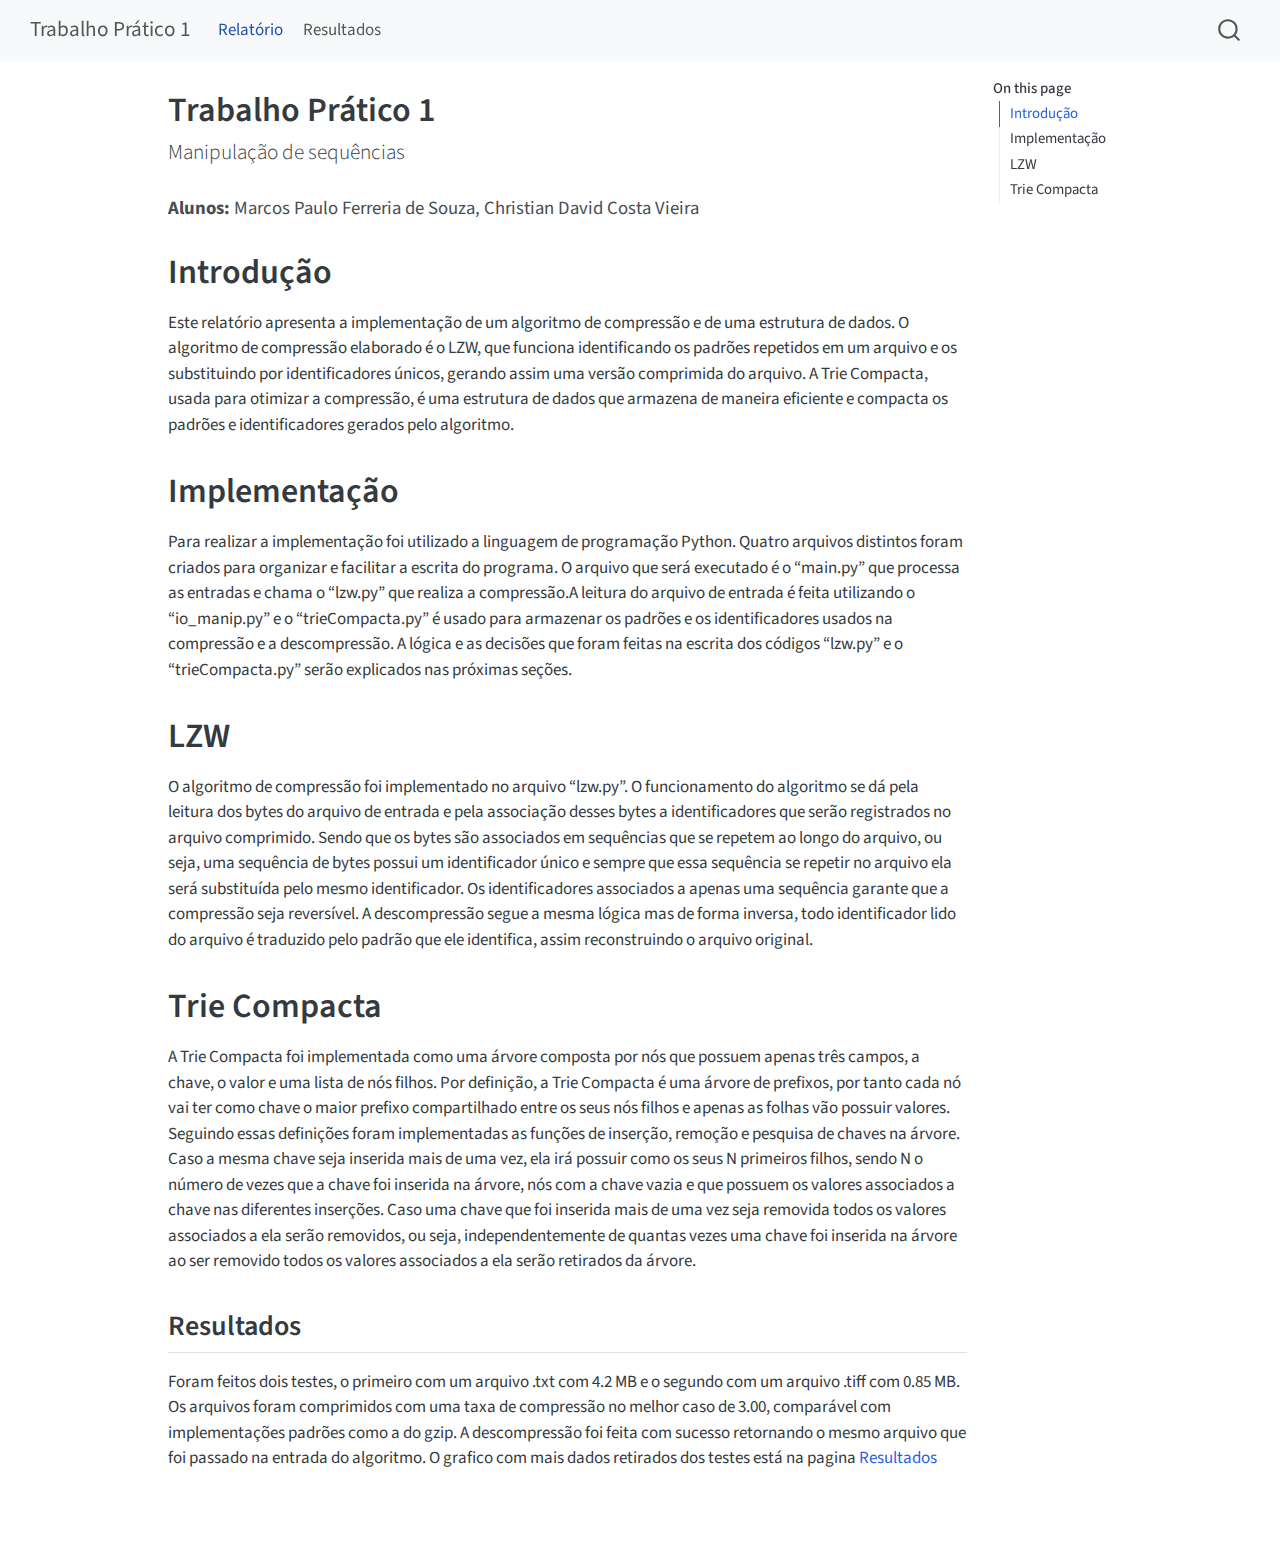
<file: docs/index.html>
<!DOCTYPE html>
<html xmlns="http://www.w3.org/1999/xhtml" lang="en" xml:lang="en"><head>

<meta charset="utf-8">
<meta name="generator" content="quarto-1.6.36">

<meta name="viewport" content="width=device-width, initial-scale=1.0, user-scalable=yes">


<title>Trabalho Prático 1</title>
<style>
code{white-space: pre-wrap;}
span.smallcaps{font-variant: small-caps;}
div.columns{display: flex; gap: min(4vw, 1.5em);}
div.column{flex: auto; overflow-x: auto;}
div.hanging-indent{margin-left: 1.5em; text-indent: -1.5em;}
ul.task-list{list-style: none;}
ul.task-list li input[type="checkbox"] {
  width: 0.8em;
  margin: 0 0.8em 0.2em -1em; /* quarto-specific, see https://github.com/quarto-dev/quarto-cli/issues/4556 */ 
  vertical-align: middle;
}
</style>


<script src="site_libs/quarto-nav/quarto-nav.js"></script>
<script src="site_libs/quarto-nav/headroom.min.js"></script>
<script src="site_libs/clipboard/clipboard.min.js"></script>
<script src="site_libs/quarto-search/autocomplete.umd.js"></script>
<script src="site_libs/quarto-search/fuse.min.js"></script>
<script src="site_libs/quarto-search/quarto-search.js"></script>
<meta name="quarto:offset" content="./">
<script src="site_libs/quarto-html/quarto.js"></script>
<script src="site_libs/quarto-html/popper.min.js"></script>
<script src="site_libs/quarto-html/tippy.umd.min.js"></script>
<script src="site_libs/quarto-html/anchor.min.js"></script>
<link href="site_libs/quarto-html/tippy.css" rel="stylesheet">
<link href="site_libs/quarto-html/quarto-syntax-highlighting-01c78b5cd655e4cd89133cf59d535862.css" rel="stylesheet" id="quarto-text-highlighting-styles">
<script src="site_libs/bootstrap/bootstrap.min.js"></script>
<link href="site_libs/bootstrap/bootstrap-icons.css" rel="stylesheet">
<link href="site_libs/bootstrap/bootstrap-0c1446b5db2cd8e89c94e6fcf79e6e42.min.css" rel="stylesheet" append-hash="true" id="quarto-bootstrap" data-mode="light">
<script id="quarto-search-options" type="application/json">{
  "location": "navbar",
  "copy-button": false,
  "collapse-after": 3,
  "panel-placement": "end",
  "type": "overlay",
  "limit": 50,
  "keyboard-shortcut": [
    "f",
    "/",
    "s"
  ],
  "show-item-context": false,
  "language": {
    "search-no-results-text": "No results",
    "search-matching-documents-text": "matching documents",
    "search-copy-link-title": "Copy link to search",
    "search-hide-matches-text": "Hide additional matches",
    "search-more-match-text": "more match in this document",
    "search-more-matches-text": "more matches in this document",
    "search-clear-button-title": "Clear",
    "search-text-placeholder": "",
    "search-detached-cancel-button-title": "Cancel",
    "search-submit-button-title": "Submit",
    "search-label": "Search"
  }
}</script>


<link rel="stylesheet" href="styles.css">
</head>

<body class="nav-fixed">

<div id="quarto-search-results"></div>
  <header id="quarto-header" class="headroom fixed-top">
    <nav class="navbar navbar-expand-lg " data-bs-theme="dark">
      <div class="navbar-container container-fluid">
      <div class="navbar-brand-container mx-auto">
    <a class="navbar-brand" href="./index.html">
    <span class="navbar-title">Trabalho Prático 1</span>
    </a>
  </div>
            <div id="quarto-search" class="" title="Search"></div>
          <button class="navbar-toggler" type="button" data-bs-toggle="collapse" data-bs-target="#navbarCollapse" aria-controls="navbarCollapse" role="menu" aria-expanded="false" aria-label="Toggle navigation" onclick="if (window.quartoToggleHeadroom) { window.quartoToggleHeadroom(); }">
  <span class="navbar-toggler-icon"></span>
</button>
          <div class="collapse navbar-collapse" id="navbarCollapse">
            <ul class="navbar-nav navbar-nav-scroll me-auto">
  <li class="nav-item">
    <a class="nav-link active" href="./index.html" aria-current="page"> 
<span class="menu-text">Relatório</span></a>
  </li>  
  <li class="nav-item">
    <a class="nav-link" href="./about.html"> 
<span class="menu-text">Resultados</span></a>
  </li>  
</ul>
          </div> <!-- /navcollapse -->
            <div class="quarto-navbar-tools">
</div>
      </div> <!-- /container-fluid -->
    </nav>
</header>
<!-- content -->
<div id="quarto-content" class="quarto-container page-columns page-rows-contents page-layout-article page-navbar">
<!-- sidebar -->
<!-- margin-sidebar -->
    <div id="quarto-margin-sidebar" class="sidebar margin-sidebar">
        <nav id="TOC" role="doc-toc" class="toc-active">
    <h2 id="toc-title">On this page</h2>
   
  <ul>
  <li><a href="#introdução" id="toc-introdução" class="nav-link active" data-scroll-target="#introdução">Introdução</a></li>
  <li><a href="#implementação" id="toc-implementação" class="nav-link" data-scroll-target="#implementação">Implementação</a></li>
  <li><a href="#lzw" id="toc-lzw" class="nav-link" data-scroll-target="#lzw">LZW</a></li>
  <li><a href="#trie-compacta" id="toc-trie-compacta" class="nav-link" data-scroll-target="#trie-compacta">Trie Compacta</a>
  <ul class="collapse">
  <li><a href="#resultados" id="toc-resultados" class="nav-link" data-scroll-target="#resultados">Resultados</a></li>
  </ul></li>
  </ul>
</nav>
    </div>
<!-- main -->
<main class="content" id="quarto-document-content">

<header id="title-block-header" class="quarto-title-block default">
<div class="quarto-title">
<h1 class="title">Trabalho Prático 1</h1>
<p class="subtitle lead">Manipulação de sequências</p>
</div>



<div class="quarto-title-meta">

    
  
    
  </div>
  


</header>


<section id="alunos-marcos-paulo-ferreria-de-souza-christian-david-costa-vieira" class="level5">
<h5 class="anchored" data-anchor-id="alunos-marcos-paulo-ferreria-de-souza-christian-david-costa-vieira"><strong>Alunos:</strong> Marcos Paulo Ferreria de Souza, Christian David Costa Vieira</h5>
</section>
<section id="introdução" class="level1">
<h1>Introdução</h1>
<p>Este relatório apresenta a implementação de um algoritmo de compressão e de uma estrutura de dados. O algoritmo de compressão elaborado é o LZW, que funciona identificando os padrões repetidos em um arquivo e os substituindo por identificadores únicos, gerando assim uma versão comprimida do arquivo. A Trie Compacta, usada para otimizar a compressão, é uma estrutura de dados que armazena de maneira eficiente e compacta os padrões e identificadores gerados pelo algoritmo.</p>
</section>
<section id="implementação" class="level1">
<h1>Implementação</h1>
<p>Para realizar a implementação foi utilizado a linguagem de programação Python. Quatro arquivos distintos foram criados para organizar e facilitar a escrita do programa. O arquivo que será executado é o “main.py” que processa as entradas e chama o “lzw.py” que realiza a compressão.A leitura do arquivo de entrada é feita utilizando o “io_manip.py” e o “trieCompacta.py” é usado para armazenar os padrões e os identificadores usados na compressão e a descompressão. A lógica e as decisões que foram feitas na escrita dos códigos “lzw.py” e o “trieCompacta.py” serão explicados nas próximas seções.</p>
</section>
<section id="lzw" class="level1">
<h1>LZW</h1>
<p>O algoritmo de compressão foi implementado no arquivo “lzw.py”. O funcionamento do algoritmo se dá pela leitura dos bytes do arquivo de entrada e pela associação desses bytes a identificadores que serão registrados no arquivo comprimido. Sendo que os bytes são associados em sequências que se repetem ao longo do arquivo, ou seja, uma sequência de bytes possui um identificador único e sempre que essa sequência se repetir no arquivo ela será substituída pelo mesmo identificador. Os identificadores associados a apenas uma sequência garante que a compressão seja reversível. A descompressão segue a mesma lógica mas de forma inversa, todo identificador lido do arquivo é traduzido pelo padrão que ele identifica, assim reconstruindo o arquivo original.</p>
</section>
<section id="trie-compacta" class="level1">
<h1>Trie Compacta</h1>
<p>A Trie Compacta foi implementada como uma árvore composta por nós que possuem apenas três campos, a chave, o valor e uma lista de nós filhos. Por definição, a Trie Compacta é uma árvore de prefixos, por tanto cada nó vai ter como chave o maior prefixo compartilhado entre os seus nós filhos e apenas as folhas vão possuir valores. Seguindo essas definições foram implementadas as funções de inserção, remoção e pesquisa de chaves na árvore. Caso a mesma chave seja inserida mais de uma vez, ela irá possuir como os seus N primeiros filhos, sendo N o número de vezes que a chave foi inserida na árvore, nós com a chave vazia e que possuem os valores associados a chave nas diferentes inserções. Caso uma chave que foi inserida mais de uma vez seja removida todos os valores associados a ela serão removidos, ou seja, independentemente de quantas vezes uma chave foi inserida na árvore ao ser removido todos os valores associados a ela serão retirados da árvore.</p>
<section id="resultados" class="level2">
<h2 class="anchored" data-anchor-id="resultados">Resultados</h2>
<p>Foram feitos dois testes, o primeiro com um arquivo .txt com 4.2 MB e o segundo com um arquivo .tiff com 0.85 MB. Os arquivos foram comprimidos com uma taxa de compressão no melhor caso de 3.00, comparável com implementações padrões como a do gzip. A descompressão foi feita com sucesso retornando o mesmo arquivo que foi passado na entrada do algoritmo. O grafico com mais dados retirados dos testes está na pagina <a href="./about.html">Resultados</a></p>


</section>
</section>

</main> <!-- /main -->
<script id="quarto-html-after-body" type="application/javascript">
window.document.addEventListener("DOMContentLoaded", function (event) {
  const toggleBodyColorMode = (bsSheetEl) => {
    const mode = bsSheetEl.getAttribute("data-mode");
    const bodyEl = window.document.querySelector("body");
    if (mode === "dark") {
      bodyEl.classList.add("quarto-dark");
      bodyEl.classList.remove("quarto-light");
    } else {
      bodyEl.classList.add("quarto-light");
      bodyEl.classList.remove("quarto-dark");
    }
  }
  const toggleBodyColorPrimary = () => {
    const bsSheetEl = window.document.querySelector("link#quarto-bootstrap");
    if (bsSheetEl) {
      toggleBodyColorMode(bsSheetEl);
    }
  }
  toggleBodyColorPrimary();  
  const icon = "";
  const anchorJS = new window.AnchorJS();
  anchorJS.options = {
    placement: 'right',
    icon: icon
  };
  anchorJS.add('.anchored');
  const isCodeAnnotation = (el) => {
    for (const clz of el.classList) {
      if (clz.startsWith('code-annotation-')) {                     
        return true;
      }
    }
    return false;
  }
  const onCopySuccess = function(e) {
    // button target
    const button = e.trigger;
    // don't keep focus
    button.blur();
    // flash "checked"
    button.classList.add('code-copy-button-checked');
    var currentTitle = button.getAttribute("title");
    button.setAttribute("title", "Copied!");
    let tooltip;
    if (window.bootstrap) {
      button.setAttribute("data-bs-toggle", "tooltip");
      button.setAttribute("data-bs-placement", "left");
      button.setAttribute("data-bs-title", "Copied!");
      tooltip = new bootstrap.Tooltip(button, 
        { trigger: "manual", 
          customClass: "code-copy-button-tooltip",
          offset: [0, -8]});
      tooltip.show();    
    }
    setTimeout(function() {
      if (tooltip) {
        tooltip.hide();
        button.removeAttribute("data-bs-title");
        button.removeAttribute("data-bs-toggle");
        button.removeAttribute("data-bs-placement");
      }
      button.setAttribute("title", currentTitle);
      button.classList.remove('code-copy-button-checked');
    }, 1000);
    // clear code selection
    e.clearSelection();
  }
  const getTextToCopy = function(trigger) {
      const codeEl = trigger.previousElementSibling.cloneNode(true);
      for (const childEl of codeEl.children) {
        if (isCodeAnnotation(childEl)) {
          childEl.remove();
        }
      }
      return codeEl.innerText;
  }
  const clipboard = new window.ClipboardJS('.code-copy-button:not([data-in-quarto-modal])', {
    text: getTextToCopy
  });
  clipboard.on('success', onCopySuccess);
  if (window.document.getElementById('quarto-embedded-source-code-modal')) {
    const clipboardModal = new window.ClipboardJS('.code-copy-button[data-in-quarto-modal]', {
      text: getTextToCopy,
      container: window.document.getElementById('quarto-embedded-source-code-modal')
    });
    clipboardModal.on('success', onCopySuccess);
  }
    var localhostRegex = new RegExp(/^(?:http|https):\/\/localhost\:?[0-9]*\//);
    var mailtoRegex = new RegExp(/^mailto:/);
      var filterRegex = new RegExp('/' + window.location.host + '/');
    var isInternal = (href) => {
        return filterRegex.test(href) || localhostRegex.test(href) || mailtoRegex.test(href);
    }
    // Inspect non-navigation links and adorn them if external
 	var links = window.document.querySelectorAll('a[href]:not(.nav-link):not(.navbar-brand):not(.toc-action):not(.sidebar-link):not(.sidebar-item-toggle):not(.pagination-link):not(.no-external):not([aria-hidden]):not(.dropdown-item):not(.quarto-navigation-tool):not(.about-link)');
    for (var i=0; i<links.length; i++) {
      const link = links[i];
      if (!isInternal(link.href)) {
        // undo the damage that might have been done by quarto-nav.js in the case of
        // links that we want to consider external
        if (link.dataset.originalHref !== undefined) {
          link.href = link.dataset.originalHref;
        }
      }
    }
  function tippyHover(el, contentFn, onTriggerFn, onUntriggerFn) {
    const config = {
      allowHTML: true,
      maxWidth: 500,
      delay: 100,
      arrow: false,
      appendTo: function(el) {
          return el.parentElement;
      },
      interactive: true,
      interactiveBorder: 10,
      theme: 'quarto',
      placement: 'bottom-start',
    };
    if (contentFn) {
      config.content = contentFn;
    }
    if (onTriggerFn) {
      config.onTrigger = onTriggerFn;
    }
    if (onUntriggerFn) {
      config.onUntrigger = onUntriggerFn;
    }
    window.tippy(el, config); 
  }
  const noterefs = window.document.querySelectorAll('a[role="doc-noteref"]');
  for (var i=0; i<noterefs.length; i++) {
    const ref = noterefs[i];
    tippyHover(ref, function() {
      // use id or data attribute instead here
      let href = ref.getAttribute('data-footnote-href') || ref.getAttribute('href');
      try { href = new URL(href).hash; } catch {}
      const id = href.replace(/^#\/?/, "");
      const note = window.document.getElementById(id);
      if (note) {
        return note.innerHTML;
      } else {
        return "";
      }
    });
  }
  const xrefs = window.document.querySelectorAll('a.quarto-xref');
  const processXRef = (id, note) => {
    // Strip column container classes
    const stripColumnClz = (el) => {
      el.classList.remove("page-full", "page-columns");
      if (el.children) {
        for (const child of el.children) {
          stripColumnClz(child);
        }
      }
    }
    stripColumnClz(note)
    if (id === null || id.startsWith('sec-')) {
      // Special case sections, only their first couple elements
      const container = document.createElement("div");
      if (note.children && note.children.length > 2) {
        container.appendChild(note.children[0].cloneNode(true));
        for (let i = 1; i < note.children.length; i++) {
          const child = note.children[i];
          if (child.tagName === "P" && child.innerText === "") {
            continue;
          } else {
            container.appendChild(child.cloneNode(true));
            break;
          }
        }
        if (window.Quarto?.typesetMath) {
          window.Quarto.typesetMath(container);
        }
        return container.innerHTML
      } else {
        if (window.Quarto?.typesetMath) {
          window.Quarto.typesetMath(note);
        }
        return note.innerHTML;
      }
    } else {
      // Remove any anchor links if they are present
      const anchorLink = note.querySelector('a.anchorjs-link');
      if (anchorLink) {
        anchorLink.remove();
      }
      if (window.Quarto?.typesetMath) {
        window.Quarto.typesetMath(note);
      }
      if (note.classList.contains("callout")) {
        return note.outerHTML;
      } else {
        return note.innerHTML;
      }
    }
  }
  for (var i=0; i<xrefs.length; i++) {
    const xref = xrefs[i];
    tippyHover(xref, undefined, function(instance) {
      instance.disable();
      let url = xref.getAttribute('href');
      let hash = undefined; 
      if (url.startsWith('#')) {
        hash = url;
      } else {
        try { hash = new URL(url).hash; } catch {}
      }
      if (hash) {
        const id = hash.replace(/^#\/?/, "");
        const note = window.document.getElementById(id);
        if (note !== null) {
          try {
            const html = processXRef(id, note.cloneNode(true));
            instance.setContent(html);
          } finally {
            instance.enable();
            instance.show();
          }
        } else {
          // See if we can fetch this
          fetch(url.split('#')[0])
          .then(res => res.text())
          .then(html => {
            const parser = new DOMParser();
            const htmlDoc = parser.parseFromString(html, "text/html");
            const note = htmlDoc.getElementById(id);
            if (note !== null) {
              const html = processXRef(id, note);
              instance.setContent(html);
            } 
          }).finally(() => {
            instance.enable();
            instance.show();
          });
        }
      } else {
        // See if we can fetch a full url (with no hash to target)
        // This is a special case and we should probably do some content thinning / targeting
        fetch(url)
        .then(res => res.text())
        .then(html => {
          const parser = new DOMParser();
          const htmlDoc = parser.parseFromString(html, "text/html");
          const note = htmlDoc.querySelector('main.content');
          if (note !== null) {
            // This should only happen for chapter cross references
            // (since there is no id in the URL)
            // remove the first header
            if (note.children.length > 0 && note.children[0].tagName === "HEADER") {
              note.children[0].remove();
            }
            const html = processXRef(null, note);
            instance.setContent(html);
          } 
        }).finally(() => {
          instance.enable();
          instance.show();
        });
      }
    }, function(instance) {
    });
  }
      let selectedAnnoteEl;
      const selectorForAnnotation = ( cell, annotation) => {
        let cellAttr = 'data-code-cell="' + cell + '"';
        let lineAttr = 'data-code-annotation="' +  annotation + '"';
        const selector = 'span[' + cellAttr + '][' + lineAttr + ']';
        return selector;
      }
      const selectCodeLines = (annoteEl) => {
        const doc = window.document;
        const targetCell = annoteEl.getAttribute("data-target-cell");
        const targetAnnotation = annoteEl.getAttribute("data-target-annotation");
        const annoteSpan = window.document.querySelector(selectorForAnnotation(targetCell, targetAnnotation));
        const lines = annoteSpan.getAttribute("data-code-lines").split(",");
        const lineIds = lines.map((line) => {
          return targetCell + "-" + line;
        })
        let top = null;
        let height = null;
        let parent = null;
        if (lineIds.length > 0) {
            //compute the position of the single el (top and bottom and make a div)
            const el = window.document.getElementById(lineIds[0]);
            top = el.offsetTop;
            height = el.offsetHeight;
            parent = el.parentElement.parentElement;
          if (lineIds.length > 1) {
            const lastEl = window.document.getElementById(lineIds[lineIds.length - 1]);
            const bottom = lastEl.offsetTop + lastEl.offsetHeight;
            height = bottom - top;
          }
          if (top !== null && height !== null && parent !== null) {
            // cook up a div (if necessary) and position it 
            let div = window.document.getElementById("code-annotation-line-highlight");
            if (div === null) {
              div = window.document.createElement("div");
              div.setAttribute("id", "code-annotation-line-highlight");
              div.style.position = 'absolute';
              parent.appendChild(div);
            }
            div.style.top = top - 2 + "px";
            div.style.height = height + 4 + "px";
            div.style.left = 0;
            let gutterDiv = window.document.getElementById("code-annotation-line-highlight-gutter");
            if (gutterDiv === null) {
              gutterDiv = window.document.createElement("div");
              gutterDiv.setAttribute("id", "code-annotation-line-highlight-gutter");
              gutterDiv.style.position = 'absolute';
              const codeCell = window.document.getElementById(targetCell);
              const gutter = codeCell.querySelector('.code-annotation-gutter');
              gutter.appendChild(gutterDiv);
            }
            gutterDiv.style.top = top - 2 + "px";
            gutterDiv.style.height = height + 4 + "px";
          }
          selectedAnnoteEl = annoteEl;
        }
      };
      const unselectCodeLines = () => {
        const elementsIds = ["code-annotation-line-highlight", "code-annotation-line-highlight-gutter"];
        elementsIds.forEach((elId) => {
          const div = window.document.getElementById(elId);
          if (div) {
            div.remove();
          }
        });
        selectedAnnoteEl = undefined;
      };
        // Handle positioning of the toggle
    window.addEventListener(
      "resize",
      throttle(() => {
        elRect = undefined;
        if (selectedAnnoteEl) {
          selectCodeLines(selectedAnnoteEl);
        }
      }, 10)
    );
    function throttle(fn, ms) {
    let throttle = false;
    let timer;
      return (...args) => {
        if(!throttle) { // first call gets through
            fn.apply(this, args);
            throttle = true;
        } else { // all the others get throttled
            if(timer) clearTimeout(timer); // cancel #2
            timer = setTimeout(() => {
              fn.apply(this, args);
              timer = throttle = false;
            }, ms);
        }
      };
    }
      // Attach click handler to the DT
      const annoteDls = window.document.querySelectorAll('dt[data-target-cell]');
      for (const annoteDlNode of annoteDls) {
        annoteDlNode.addEventListener('click', (event) => {
          const clickedEl = event.target;
          if (clickedEl !== selectedAnnoteEl) {
            unselectCodeLines();
            const activeEl = window.document.querySelector('dt[data-target-cell].code-annotation-active');
            if (activeEl) {
              activeEl.classList.remove('code-annotation-active');
            }
            selectCodeLines(clickedEl);
            clickedEl.classList.add('code-annotation-active');
          } else {
            // Unselect the line
            unselectCodeLines();
            clickedEl.classList.remove('code-annotation-active');
          }
        });
      }
  const findCites = (el) => {
    const parentEl = el.parentElement;
    if (parentEl) {
      const cites = parentEl.dataset.cites;
      if (cites) {
        return {
          el,
          cites: cites.split(' ')
        };
      } else {
        return findCites(el.parentElement)
      }
    } else {
      return undefined;
    }
  };
  var bibliorefs = window.document.querySelectorAll('a[role="doc-biblioref"]');
  for (var i=0; i<bibliorefs.length; i++) {
    const ref = bibliorefs[i];
    const citeInfo = findCites(ref);
    if (citeInfo) {
      tippyHover(citeInfo.el, function() {
        var popup = window.document.createElement('div');
        citeInfo.cites.forEach(function(cite) {
          var citeDiv = window.document.createElement('div');
          citeDiv.classList.add('hanging-indent');
          citeDiv.classList.add('csl-entry');
          var biblioDiv = window.document.getElementById('ref-' + cite);
          if (biblioDiv) {
            citeDiv.innerHTML = biblioDiv.innerHTML;
          }
          popup.appendChild(citeDiv);
        });
        return popup.innerHTML;
      });
    }
  }
});
</script>
</div> <!-- /content -->




</body></html>
</file>
<file: docs/site_libs/quarto-html/tippy.css>
.tippy-box[data-animation=fade][data-state=hidden]{opacity:0}[data-tippy-root]{max-width:calc(100vw - 10px)}.tippy-box{position:relative;background-color:#333;color:#fff;border-radius:4px;font-size:14px;line-height:1.4;white-space:normal;outline:0;transition-property:transform,visibility,opacity}.tippy-box[data-placement^=top]>.tippy-arrow{bottom:0}.tippy-box[data-placement^=top]>.tippy-arrow:before{bottom:-7px;left:0;border-width:8px 8px 0;border-top-color:initial;transform-origin:center top}.tippy-box[data-placement^=bottom]>.tippy-arrow{top:0}.tippy-box[data-placement^=bottom]>.tippy-arrow:before{top:-7px;left:0;border-width:0 8px 8px;border-bottom-color:initial;transform-origin:center bottom}.tippy-box[data-placement^=left]>.tippy-arrow{right:0}.tippy-box[data-placement^=left]>.tippy-arrow:before{border-width:8px 0 8px 8px;border-left-color:initial;right:-7px;transform-origin:center left}.tippy-box[data-placement^=right]>.tippy-arrow{left:0}.tippy-box[data-placement^=right]>.tippy-arrow:before{left:-7px;border-width:8px 8px 8px 0;border-right-color:initial;transform-origin:center right}.tippy-box[data-inertia][data-state=visible]{transition-timing-function:cubic-bezier(.54,1.5,.38,1.11)}.tippy-arrow{width:16px;height:16px;color:#333}.tippy-arrow:before{content:"";position:absolute;border-color:transparent;border-style:solid}.tippy-content{position:relative;padding:5px 9px;z-index:1}
</file>
<file: docs/site_libs/quarto-html/quarto-syntax-highlighting-01c78b5cd655e4cd89133cf59d535862.css>
/* quarto syntax highlight colors */
:root {
  --quarto-hl-ot-color: #003B4F;
  --quarto-hl-at-color: #657422;
  --quarto-hl-ss-color: #20794D;
  --quarto-hl-an-color: #5E5E5E;
  --quarto-hl-fu-color: #4758AB;
  --quarto-hl-st-color: #20794D;
  --quarto-hl-cf-color: #003B4F;
  --quarto-hl-op-color: #5E5E5E;
  --quarto-hl-er-color: #AD0000;
  --quarto-hl-bn-color: #AD0000;
  --quarto-hl-al-color: #AD0000;
  --quarto-hl-va-color: #111111;
  --quarto-hl-bu-color: inherit;
  --quarto-hl-ex-color: inherit;
  --quarto-hl-pp-color: #AD0000;
  --quarto-hl-in-color: #5E5E5E;
  --quarto-hl-vs-color: #20794D;
  --quarto-hl-wa-color: #5E5E5E;
  --quarto-hl-do-color: #5E5E5E;
  --quarto-hl-im-color: #00769E;
  --quarto-hl-ch-color: #20794D;
  --quarto-hl-dt-color: #AD0000;
  --quarto-hl-fl-color: #AD0000;
  --quarto-hl-co-color: #5E5E5E;
  --quarto-hl-cv-color: #5E5E5E;
  --quarto-hl-cn-color: #8f5902;
  --quarto-hl-sc-color: #5E5E5E;
  --quarto-hl-dv-color: #AD0000;
  --quarto-hl-kw-color: #003B4F;
}

/* other quarto variables */
:root {
  --quarto-font-monospace: SFMono-Regular, Menlo, Monaco, Consolas, "Liberation Mono", "Courier New", monospace;
}

pre > code.sourceCode > span {
  color: #003B4F;
}

code span {
  color: #003B4F;
}

code.sourceCode > span {
  color: #003B4F;
}

div.sourceCode,
div.sourceCode pre.sourceCode {
  color: #003B4F;
}

code span.ot {
  color: #003B4F;
  font-style: inherit;
}

code span.at {
  color: #657422;
  font-style: inherit;
}

code span.ss {
  color: #20794D;
  font-style: inherit;
}

code span.an {
  color: #5E5E5E;
  font-style: inherit;
}

code span.fu {
  color: #4758AB;
  font-style: inherit;
}

code span.st {
  color: #20794D;
  font-style: inherit;
}

code span.cf {
  color: #003B4F;
  font-weight: bold;
  font-style: inherit;
}

code span.op {
  color: #5E5E5E;
  font-style: inherit;
}

code span.er {
  color: #AD0000;
  font-style: inherit;
}

code span.bn {
  color: #AD0000;
  font-style: inherit;
}

code span.al {
  color: #AD0000;
  font-style: inherit;
}

code span.va {
  color: #111111;
  font-style: inherit;
}

code span.bu {
  font-style: inherit;
}

code span.ex {
  font-style: inherit;
}

code span.pp {
  color: #AD0000;
  font-style: inherit;
}

code span.in {
  color: #5E5E5E;
  font-style: inherit;
}

code span.vs {
  color: #20794D;
  font-style: inherit;
}

code span.wa {
  color: #5E5E5E;
  font-style: italic;
}

code span.do {
  color: #5E5E5E;
  font-style: italic;
}

code span.im {
  color: #00769E;
  font-style: inherit;
}

code span.ch {
  color: #20794D;
  font-style: inherit;
}

code span.dt {
  color: #AD0000;
  font-style: inherit;
}

code span.fl {
  color: #AD0000;
  font-style: inherit;
}

code span.co {
  color: #5E5E5E;
  font-style: inherit;
}

code span.cv {
  color: #5E5E5E;
  font-style: italic;
}

code span.cn {
  color: #8f5902;
  font-style: inherit;
}

code span.sc {
  color: #5E5E5E;
  font-style: inherit;
}

code span.dv {
  color: #AD0000;
  font-style: inherit;
}

code span.kw {
  color: #003B4F;
  font-weight: bold;
  font-style: inherit;
}

.prevent-inlining {
  content: "</";
}

/*# sourceMappingURL=b864b4b3bfc832830bc29b9fb759e26b.css.map */
</file>
<file: docs/styles.css>
/* css styles */
</file>
